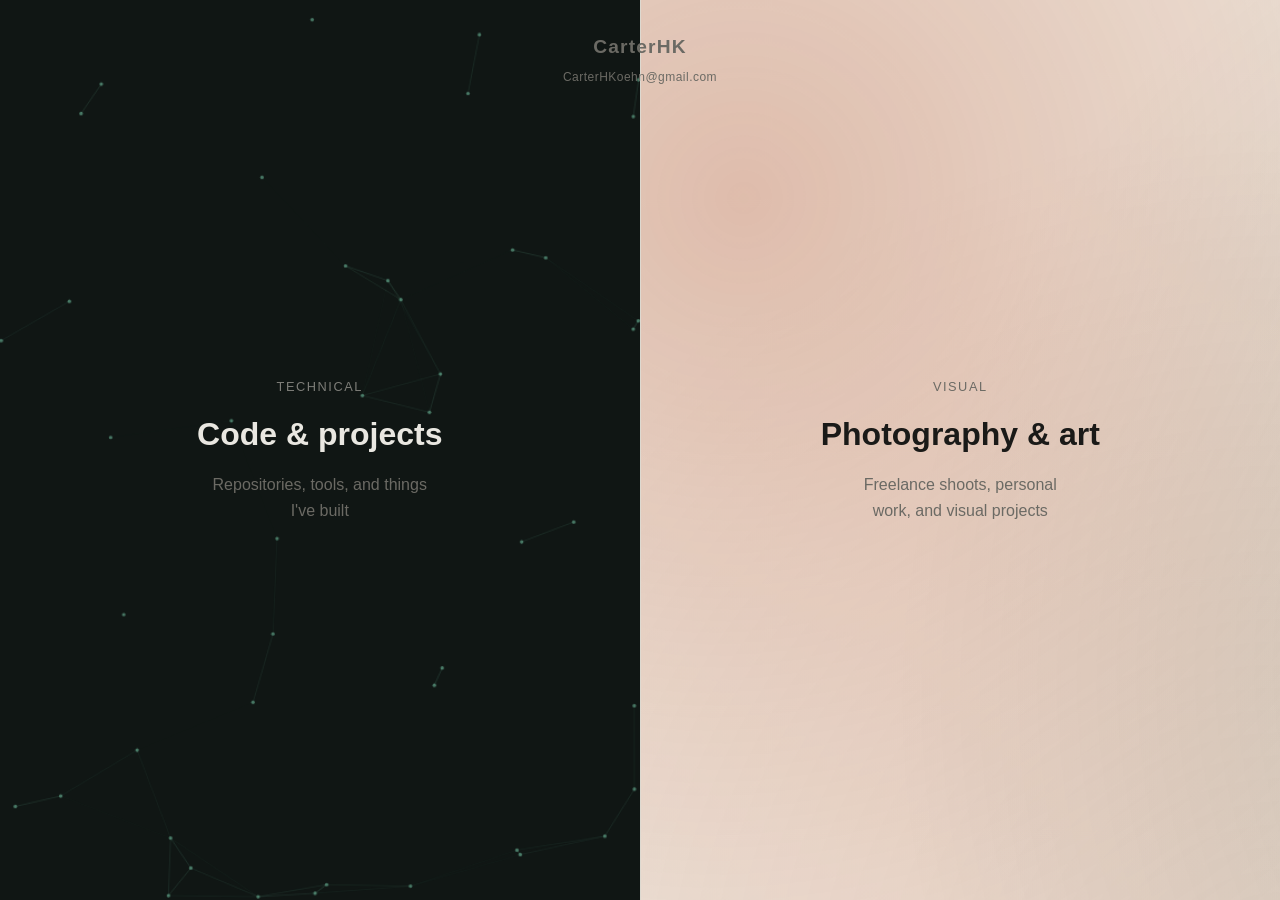
<file: index.html>
<!DOCTYPE html>
<html lang="en">
<head>
  <meta charset="UTF-8" />
  <meta name="viewport" content="width=device-width, initial-scale=1.0" />
  <title>CarterHK</title>
  <link rel="stylesheet" href="style.css" />
</head>
<body>
  <div class="split">
    <div class="center-mark">
      <span class="center-name">CarterHK</span>
      <span class="center-email">CarterHKoehn@gmail.com</span>
    </div>
    <a class="half half-code" href="projects.html">
      <canvas class="code-particles"></canvas>
      <span class="eyebrow muted">Technical</span>
      <h2>Code &amp; projects</h2>
      <p>Repositories, tools, and things I've built</p>
    </a>
    <a class="half half-photo" href="photography.html">
      <span class="eyebrow">Visual</span>
      <h2>Photography &amp; art</h2>
      <p>Freelance shoots, personal work, and visual projects</p>
    </a>
  </div>
  <script src="home.js"></script>
</body>
</html>
</file>
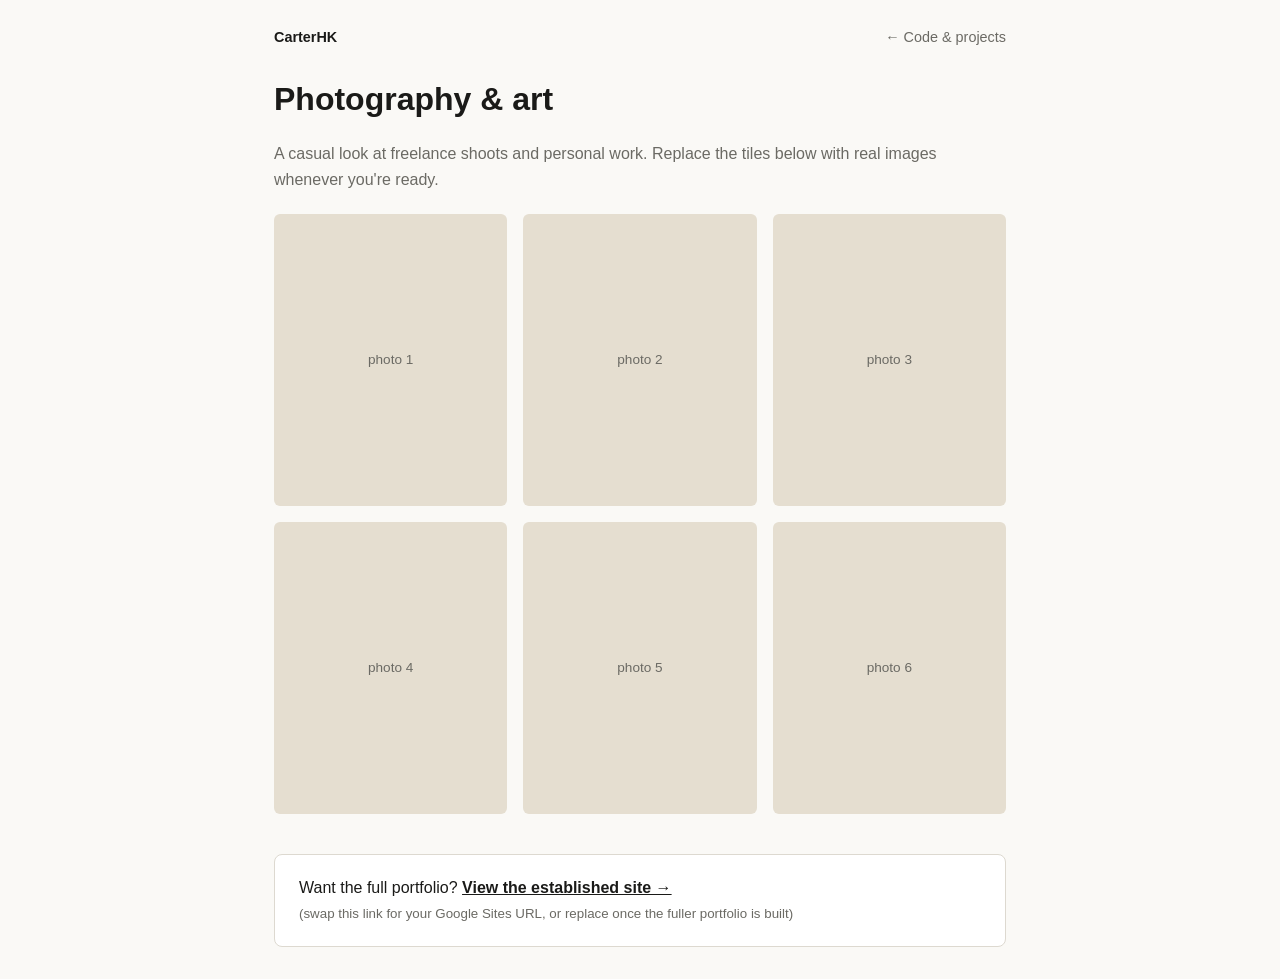
<file: photography.html>
<!DOCTYPE html>
<html lang="en">
<head>
  <meta charset="UTF-8" />
  <meta name="viewport" content="width=device-width, initial-scale=1.0" />
  <title>Photography & art — CarterHK</title>
  <link rel="stylesheet" href="style.css" />
</head>
<body>
  <div class="page">
    <div class="page-nav">
      <a class="home" href="index.html">CarterHK</a>
      <a href="projects.html">&larr; Code &amp; projects</a>
    </div>

    <h1>Photography &amp; art</h1>
    <p class="lede">A casual look at freelance shoots and personal work. Replace the tiles below with real images whenever you're ready.</p>

    <div class="gallery">
      <div class="tile">photo 1</div>
      <div class="tile">photo 2</div>
      <div class="tile">photo 3</div>
      <div class="tile">photo 4</div>
      <div class="tile">photo 5</div>
      <div class="tile">photo 6</div>
    </div>

    <div class="callout">
      Want the full portfolio? <a href="#" target="_blank" rel="noopener">View the established site &rarr;</a>
      <br />
      <small style="color: var(--muted);">(swap this link for your Google Sites URL, or replace once the fuller portfolio is built)</small>
    </div>
  </div>
</body>
</html>
</file>
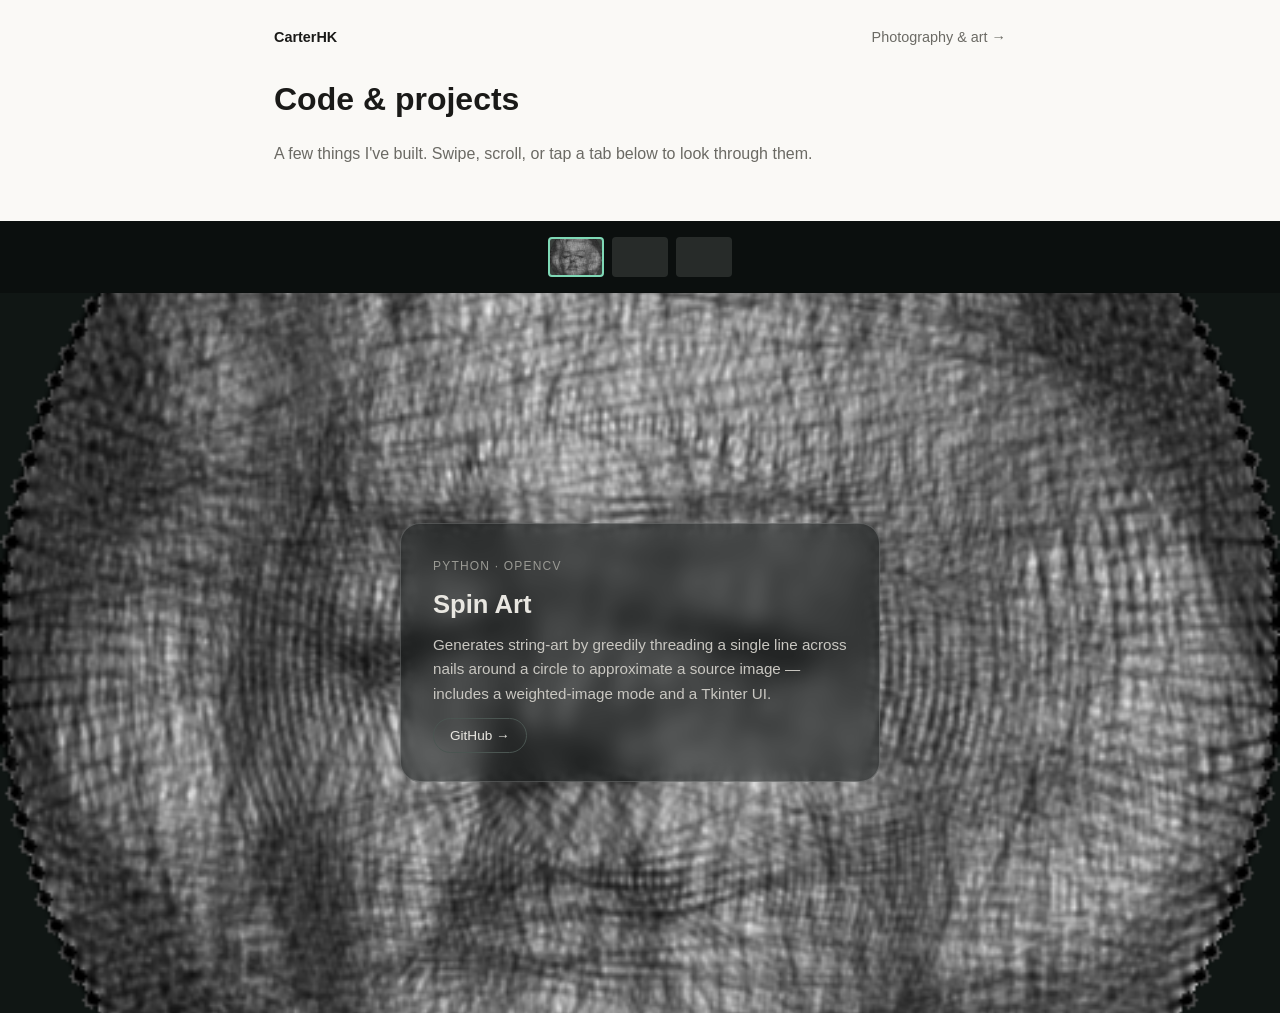
<file: projects.html>
<!DOCTYPE html>
<html lang="en">
<head>
  <meta charset="UTF-8" />
  <meta name="viewport" content="width=device-width, initial-scale=1.0" />
  <title>Code & projects — CarterHK</title>
  <link rel="stylesheet" href="style.css" />
</head>
<body class="project-page-enter">
  <div class="page">
    <div class="page-nav">
      <a class="home" href="index.html">CarterHK</a>
      <a href="photography.html">Photography &amp; art &rarr;</a>
    </div>

    <h1>Code &amp; projects</h1>
    <p class="lede">A few things I've built. Swipe, scroll, or tap a tab below to look through them.</p>
  </div>

  <div id="project-tabs" class="project-tabs"></div>
  <div id="project-slides" class="project-slides"></div>

  <script src="projects.js"></script>
</body>
</html>
</file>
<file: style.css>
:root {
  --ink: #1a1a18;
  --paper: #faf9f6;
  --muted: #6b6a64;
  --line: #ddd9d0;
  --accent-photo: #b5502e;
  --accent-code: #2e5f4f;
}

* { box-sizing: border-box; }

body {
  margin: 0;
  font-family: -apple-system, BlinkMacSystemFont, "Segoe UI", Helvetica, Arial, sans-serif;
  color: var(--ink);
  background: var(--paper);
  line-height: 1.6;
}

a { color: inherit; }

.split {
  display: flex;
  min-height: 100vh;
  position: relative;
}

.half {
  flex: 1;
  display: flex;
  flex-direction: column;
  justify-content: center;
  align-items: center;
  text-align: center;
  padding: 3rem 2rem;
  text-decoration: none;
  transition: flex 0.35s ease, background 0.35s ease;
  position: relative;
  z-index: 0;
  overflow: hidden;
}

.half:hover { flex: 1.4; }

.half-photo {
  background: #f1ece3;
  border-left: 1px solid var(--line);
}

.half-photo:hover { background: #ece2d2; }

.half-photo::before {
  content: "";
  position: absolute;
  top: -20vh;
  left: -20vw;
  width: 140vw;
  height: 140vh;
  z-index: -1;
  background:
    radial-gradient(circle at 20% 30%, rgba(181, 80, 46, 0.3) 0%, rgba(181, 80, 46, 0.14) 28%, transparent 55%),
    radial-gradient(circle at 80% 70%, rgba(46, 95, 79, 0.2) 0%, rgba(46, 95, 79, 0.1) 28%, transparent 55%),
    radial-gradient(circle at 50% 95%, rgba(181, 80, 46, 0.16) 0%, rgba(181, 80, 46, 0.08) 32%, transparent 60%);
  will-change: transform;
  animation: mesh-drift 20s ease-in-out infinite alternate;
}

@keyframes mesh-drift {
  0% { transform: translate(0, 0) scale(1); }
  50% { transform: translate(-3%, 2%) scale(1.06); }
  100% { transform: translate(3%, -2%) scale(1); }
}

@media (prefers-reduced-motion: reduce) {
  .half-photo::before { animation: none; }
}

.half-code {
  background: #101614;
  color: #e9e7e1;
}

.half-code:hover { background: #0b0f0e; }

.code-particles {
  position: absolute;
  inset: 0;
  z-index: -1;
  width: 100%;
  height: 100%;
  pointer-events: none;
}

.half-code .muted { color: #9a9a94; }

.eyebrow {
  font-size: 0.8rem;
  letter-spacing: 0.12em;
  text-transform: uppercase;
  color: var(--muted);
  margin-bottom: 0.75rem;
}

.half-code .eyebrow { color: #7d7d78; }


.half h2 {
  font-size: 2rem;
  font-weight: 600;
  margin: 0 0 0.75rem;
}

.half p {
  max-width: 26ch;
  color: var(--muted);
  margin: 0;
}

.center-mark {
  position: absolute;
  top: 2rem;
  left: 50%;
  transform: translateX(-50%);
  z-index: 2;
  display: flex;
  flex-direction: column;
  align-items: center;
  text-align: center;
}

.center-name {
  font-size: 1.2rem;
  font-weight: 700;
  letter-spacing: 0.06em;
  color: var(--muted);
}

.center-email {
  margin-top: 0.3rem;
  font-size: 0.75rem;
  letter-spacing: 0.04em;
  color: var(--muted);
}

@media (max-width: 720px) {
  .split { flex-direction: column; }
  .half-code { border-right: none; border-bottom: 1px solid var(--line); }
  .half:hover { flex: 1; }
}

.page {
  max-width: 780px;
  margin: 0 auto;
  padding: 1.6rem 1.5rem 2rem;
}

.page-nav {
  display: flex;
  justify-content: space-between;
  align-items: center;
  margin-bottom: 1.6rem;
  font-size: 0.9rem;
}

.page-nav a {
  text-decoration: none;
  color: var(--muted);
}

.page-nav a.home {
  color: var(--ink);
  font-weight: 600;
}

.page h1 {
  font-size: 2rem;
  margin-bottom: 0.25rem;
}

.page .lede {
  color: var(--muted);
  margin-bottom: 1.35rem;
}

.gallery {
  display: grid;
  grid-template-columns: repeat(auto-fit, minmax(180px, 1fr));
  gap: 1rem;
  margin-bottom: 2.5rem;
}

.gallery .tile {
  aspect-ratio: 4/5;
  background: #e5ded0;
  border-radius: 6px;
  display: flex;
  align-items: center;
  justify-content: center;
  color: var(--muted);
  font-size: 0.85rem;
}

.callout {
  border: 1px solid var(--line);
  border-radius: 8px;
  padding: 1.25rem 1.5rem;
  background: #fff;
}

.callout a {
  font-weight: 600;
  text-decoration: underline;
}

.project-page-enter {
  animation: slide-in-right 0.5s ease-out;
  overflow-x: hidden;
}

@keyframes slide-in-right {
  from { transform: translateX(40px); opacity: 0; }
  to { transform: translateX(0); opacity: 1; }
}

@media (prefers-reduced-motion: reduce) {
  .project-page-enter {
    animation: none;
  }
}

.project-tabs {
  display: flex;
  flex-wrap: wrap;
  justify-content: center;
  gap: 0.5rem;
  padding: 1rem 1.5rem;
  background: #0b0f0e;
}

.project-tab {
  width: 56px;
  height: 40px;
  border-radius: 4px;
  border: 2px solid transparent;
  background-color: #3a3f3c;
  background-size: cover;
  background-position: center;
  cursor: pointer;
  padding: 0;
}

.project-tab.active {
  border-color: #7fd9b6;
}

.project-tab.placeholder {
  opacity: 0.6;
}

.project-slides {
  display: flex;
  overflow-x: auto;
  scroll-snap-type: x mandatory;
  scrollbar-width: none;
  cursor: grab;
}

.project-slides::-webkit-scrollbar {
  display: none;
}

.project-slides.dragging {
  cursor: grabbing;
  scroll-snap-type: none;
  user-select: none;
  -webkit-user-select: none;
}

.project-slide {
  flex: 0 0 100%;
  scroll-snap-align: start;
  min-height: 80vh;
  position: relative;
  display: flex;
  align-items: center;
  justify-content: center;
  background-color: #101614;
  background-size: cover;
  background-position: center;
  box-sizing: border-box;
}

.project-slide.placeholder {
  color: var(--muted);
  font-size: 0.95rem;
  text-transform: uppercase;
  letter-spacing: 0.08em;
}

.slide-content {
  position: relative;
  max-width: min(480px, calc(100% - 3rem));
  padding: 1.75rem 2rem;
  background: rgba(11, 15, 14, 0.45);
  backdrop-filter: blur(10px);
  -webkit-backdrop-filter: blur(10px);
  border: 1px solid rgba(255, 255, 255, 0.18);
  border-radius: 20px;
  color: #e9e7e1;
  box-sizing: border-box;
}

.slide-tags {
  font-size: 0.75rem;
  letter-spacing: 0.1em;
  text-transform: uppercase;
  color: #9a9a94;
}

.project-slide h2 {
  margin: 0.4rem 0 0.5rem;
  font-size: 1.6rem;
}

.project-slide p {
  margin: 0 0 0.75rem;
  max-width: 60ch;
  color: #c9c7c1;
  font-size: 0.95rem;
}

.github-link {
  display: inline-block;
  border: 1px solid #4a5551;
  border-radius: 999px;
  padding: 0.35rem 1rem;
  font-size: 0.85rem;
  color: inherit;
  text-decoration: none;
}
</file>
